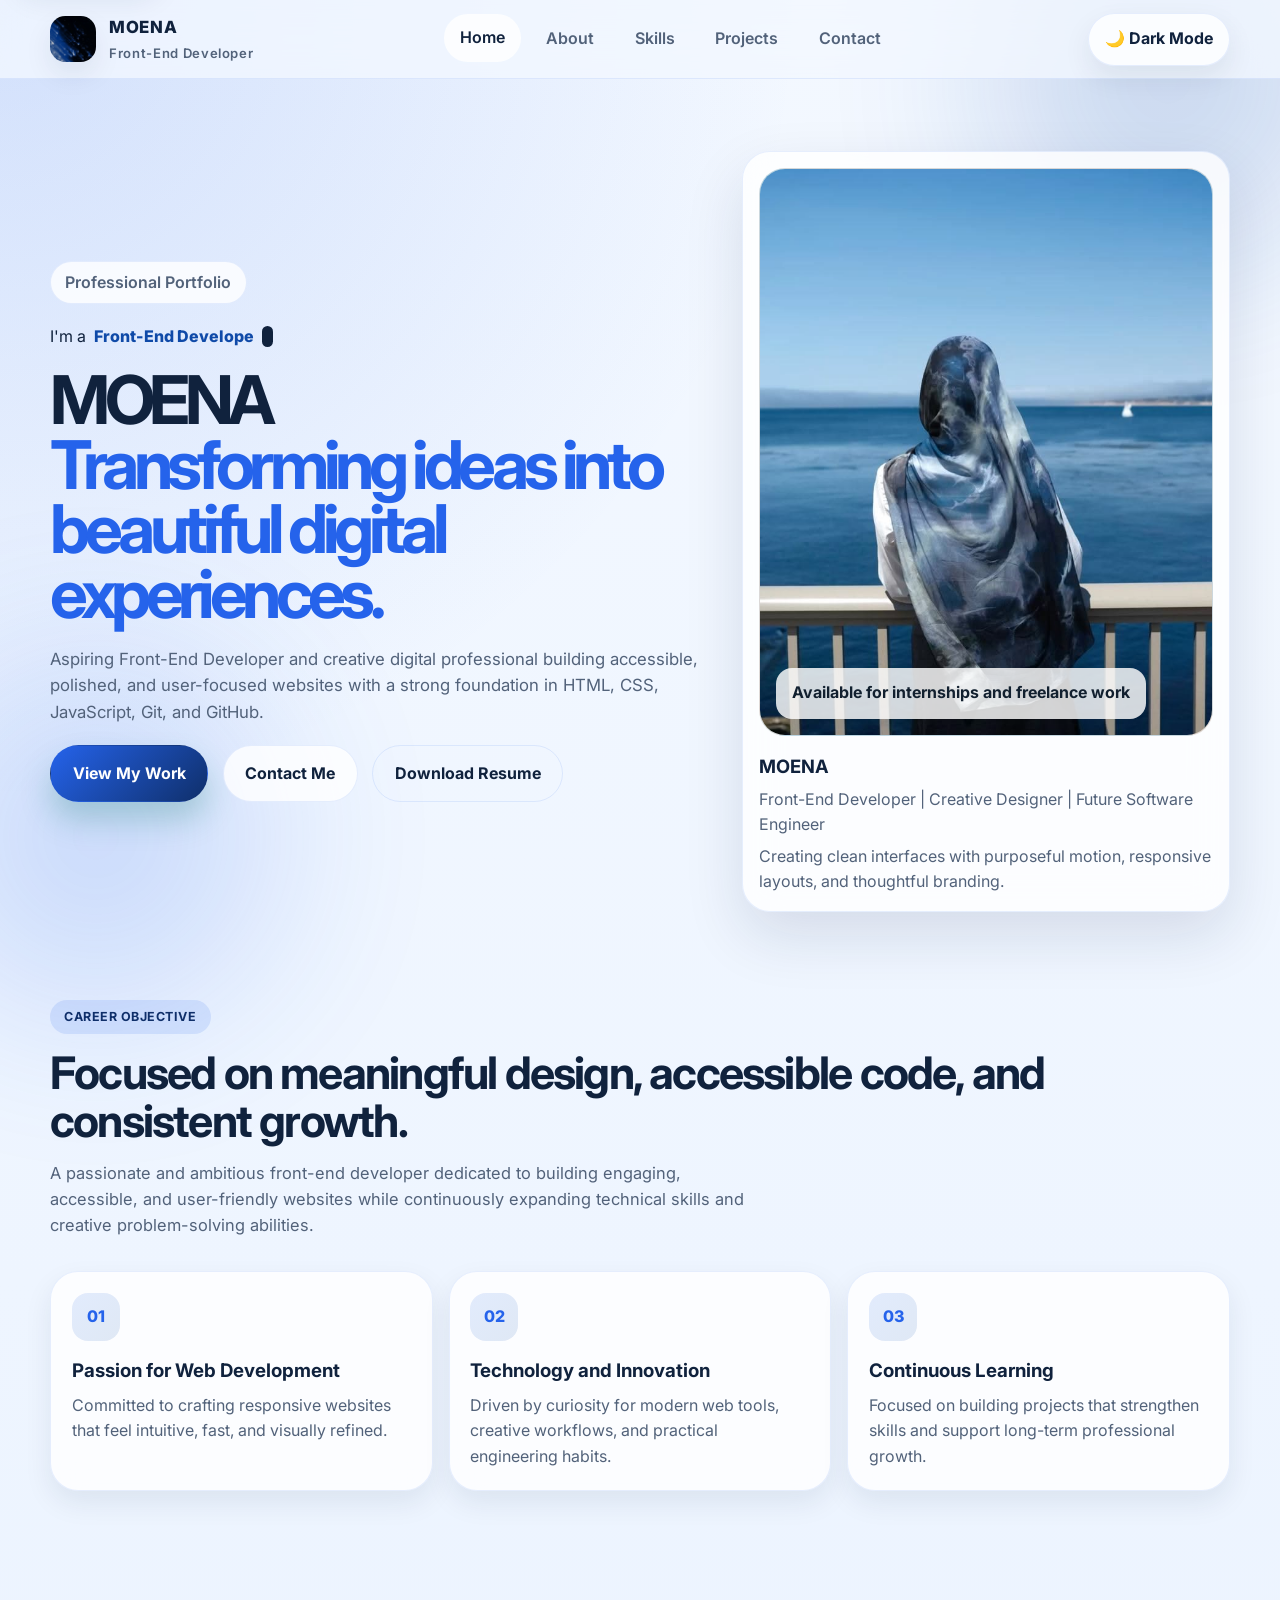
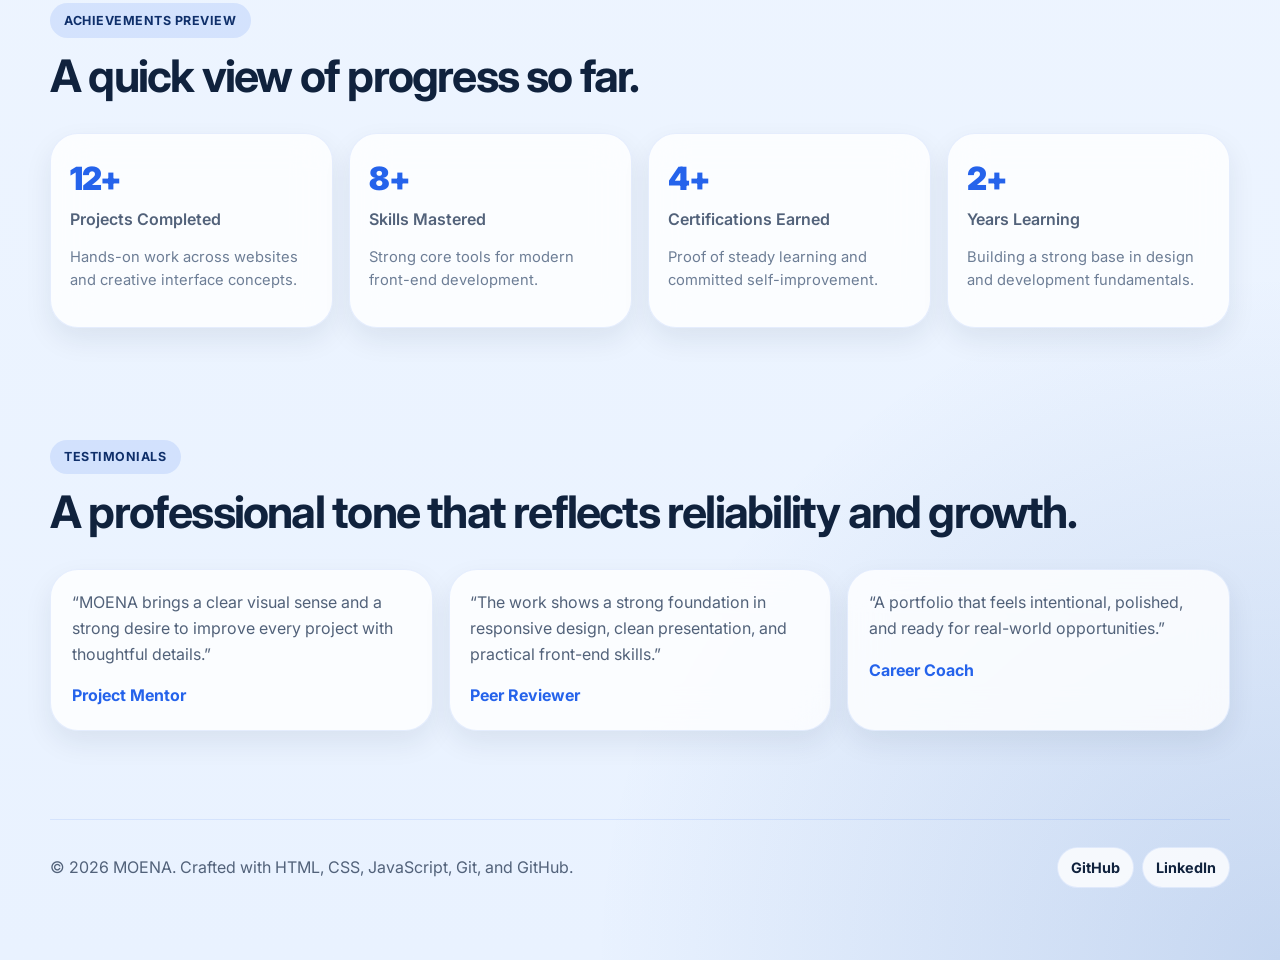
<file: index.html>
<!DOCTYPE html>
<html lang="en" data-theme="light">
<head>
  <meta charset="UTF-8">
  <meta name="viewport" content="width=device-width, initial-scale=1.0">
  <meta name="description" content="MOENA's modern personal portfolio showcasing front-end skills, projects, and professional growth.">
  <title>MOENA | Front-End Developer</title>
  <link rel="icon" type="image/jpeg" href="blue.jpeg">
  <link rel="stylesheet" href="css/style.css">
</head>
<body>
  <a class="skip-link" href="#main-content">Skip to content</a>
  <header class="site-header">
    <div class="container header-inner">
      <a class="brand" href="index.html" aria-label="MOENA home">
        <img class="brand-mark" src="blue.jpeg" alt="MOENA Logo">
        <span class="brand-text">
          <span class="brand-name">MOENA</span>
          <span class="brand-tag">Front-End Developer</span>
        </span>
      </a>
      <nav class="site-nav" data-nav-menu data-open="false" aria-label="Primary navigation">
        <a href="index.html">Home</a>
        <a href="about.html">About</a>
        <a href="skills.html">Skills</a>
        <a href="projects.html">Projects</a>
        <a href="contact.html">Contact</a>
      </nav>
      <div class="header-actions">
        <button class="menu-toggle" type="button" data-nav-toggle aria-expanded="false">Menu</button>
        <button class="theme-toggle" type="button" data-theme-toggle aria-pressed="false">Theme</button>
      </div>
    </div>
  </header>

  <main id="main-content">
    <section class="hero section">
      <div class="container hero-grid">
        <div class="hero-copy reveal">
          <div class="hero-pill">Professional Portfolio</div>
          <div class="typing-wrap" aria-live="polite">
            <span>I'm a</span>
            <span class="typing-text" data-typing></span>
            <span class="typing-caret" aria-hidden="true"></span>
          </div>
          <h1 class="hero-title">MOENA <span>Transforming ideas into beautiful digital experiences.</span></h1>
          <p class="hero-summary">Aspiring Front-End Developer and creative digital professional building accessible, polished, and user-focused websites with a strong foundation in HTML, CSS, JavaScript, Git, and GitHub.</p>
          <div class="hero-actions">
            <a class="button button-primary" href="projects.html">View My Work</a>
            <a class="button button-secondary" href="contact.html">Contact Me</a>
            <a class="button button-ghost" href="assets/MOENA_Resume.txt" download>Download Resume</a>
          </div>
        </div>
        <div class="hero-highlights reveal">
          <article class="hero-card profile-card">
            <div class="profile-media">
              <img src="IMG_1710.jpeg" alt="Professional portrait representing MOENA">
              <div class="profile-badge">Available for internships and freelance work</div>
            </div>
            <div class="profile-meta">
              <strong>MOENA</strong>
              <span>Front-End Developer | Creative Designer | Future Software Engineer</span>
              <p>Creating clean interfaces with purposeful motion, responsive layouts, and thoughtful branding.</p>
            </div>
          </article>
        </div>
      </div>
    </section>

    <section class="section-tight" id="objective">
      <div class="container">
        <div class="section-head reveal">
          <span class="section-kicker">Career Objective</span>
          <h2 class="section-title">Focused on meaningful design, accessible code, and consistent growth.</h2>
          <p class="section-lead">A passionate and ambitious front-end developer dedicated to building engaging, accessible, and user-friendly websites while continuously expanding technical skills and creative problem-solving abilities.</p>
        </div>
        <div class="feature-grid">
          <article class="feature-card reveal">
            <div class="icon-chip">01</div>
            <h3>Passion for Web Development</h3>
            <p>Committed to crafting responsive websites that feel intuitive, fast, and visually refined.</p>
          </article>
          <article class="feature-card reveal">
            <div class="icon-chip">02</div>
            <h3>Technology and Innovation</h3>
            <p>Driven by curiosity for modern web tools, creative workflows, and practical engineering habits.</p>
          </article>
          <article class="feature-card reveal">
            <div class="icon-chip">03</div>
            <h3>Continuous Learning</h3>
            <p>Focused on building projects that strengthen skills and support long-term professional growth.</p>
          </article>
        </div>
      </div>
    </section>

    <section class="section-tight">
      <div class="container">
        <div class="section-head reveal">
          <span class="section-kicker">Achievements Preview</span>
          <h2 class="section-title">A quick view of progress so far.</h2>
        </div>
        <div class="stats-grid">
          <article class="stat-card reveal"><p class="stat-value" data-counter="12" data-suffix="+">0+</p><p class="stat-label">Projects Completed</p><p class="stat-meta">Hands-on work across websites and creative interface concepts.</p></article>
          <article class="stat-card reveal"><p class="stat-value" data-counter="8" data-suffix="+">0+</p><p class="stat-label">Skills Mastered</p><p class="stat-meta">Strong core tools for modern front-end development.</p></article>
          <article class="stat-card reveal"><p class="stat-value" data-counter="4" data-suffix="+">0+</p><p class="stat-label">Certifications Earned</p><p class="stat-meta">Proof of steady learning and committed self-improvement.</p></article>
          <article class="stat-card reveal"><p class="stat-value" data-counter="2" data-suffix="+">0+</p><p class="stat-label">Years Learning</p><p class="stat-meta">Building a strong base in design and development fundamentals.</p></article>
        </div>
      </div>
    </section>

    <section class="section-tight">
      <div class="container">
        <div class="section-head reveal">
          <span class="section-kicker">Testimonials</span>
          <h2 class="section-title">A professional tone that reflects reliability and growth.</h2>
        </div>
        <div class="testimonial-grid">
          <article class="testimonial-card reveal">
            <blockquote>“MOENA brings a clear visual sense and a strong desire to improve every project with thoughtful details.”</blockquote>
            <footer>Project Mentor</footer>
          </article>
          <article class="testimonial-card reveal">
            <blockquote>“The work shows a strong foundation in responsive design, clean presentation, and practical front-end skills.”</blockquote>
            <footer>Peer Reviewer</footer>
          </article>
          <article class="testimonial-card reveal">
            <blockquote>“A portfolio that feels intentional, polished, and ready for real-world opportunities.”</blockquote>
            <footer>Career Coach</footer>
          </article>
        </div>
      </div>
    </section>
  </main>

  <a class="back-to-top" href="#main-content" data-back-top aria-label="Back to top">↑</a>

  <footer class="site-footer">
    <div class="container footer-inner">
      <p>© 2026 MOENA. Crafted with HTML, CSS, JavaScript, Git, and GitHub.</p>
      <div class="social-list">
        <a class="social-pill" href="https://github.com/" target="_blank" rel="noreferrer">GitHub</a>
        <a class="social-pill" href="https://www.linkedin.com/" target="_blank" rel="noreferrer">LinkedIn</a>
      </div>
    </div>
  </footer>

  <script src="js/script.js"></script>
</body>
</html>
</file>
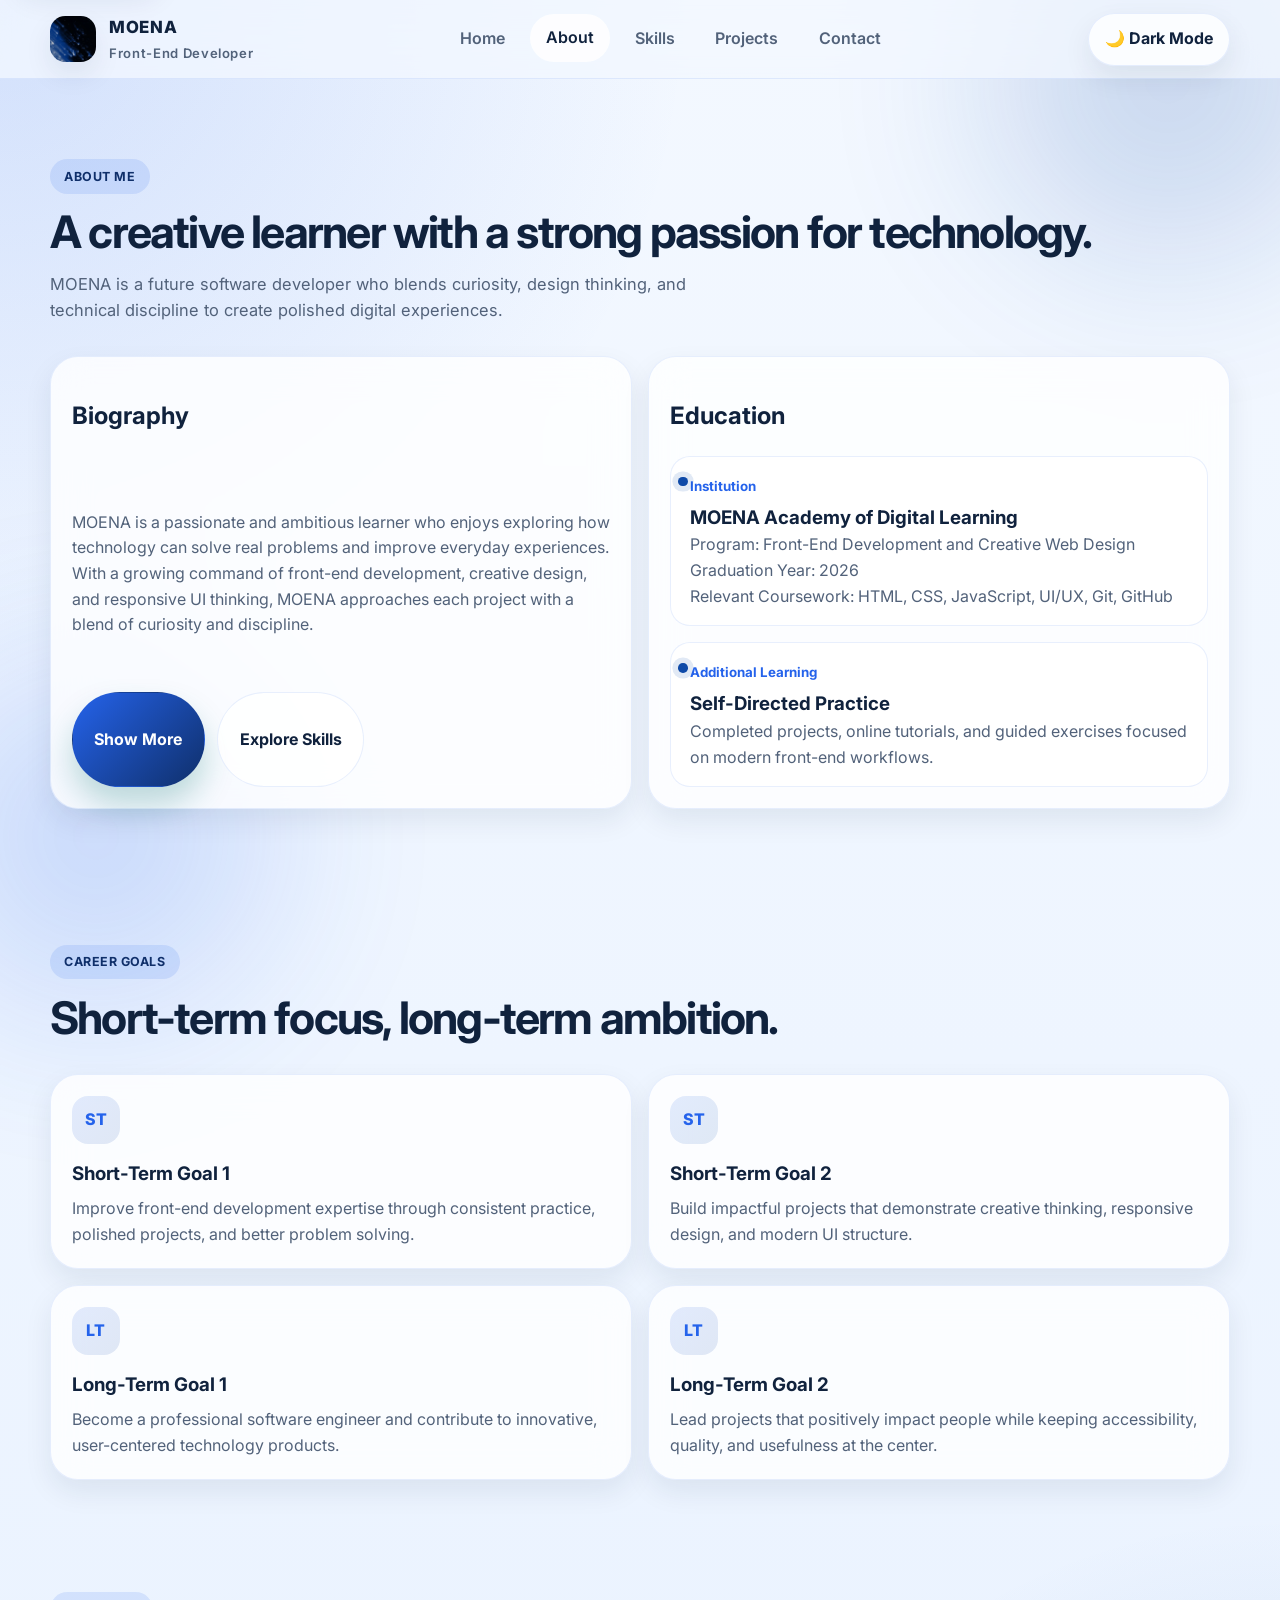
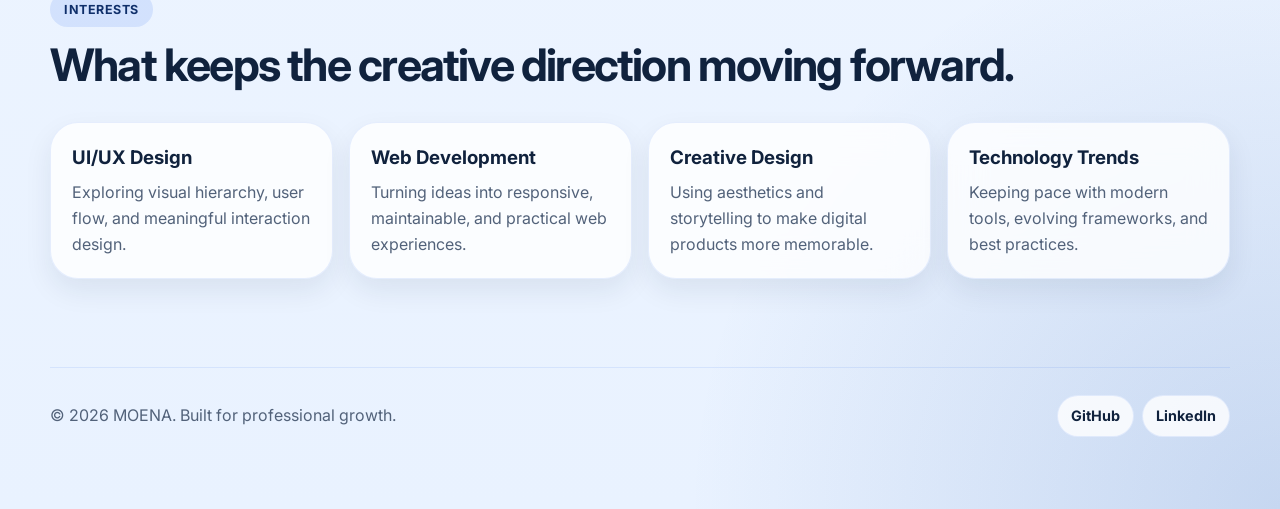
<file: about.html>
<!DOCTYPE html>
<html lang="en" data-theme="light">
<head>
  <meta charset="UTF-8">
  <meta name="viewport" content="width=device-width, initial-scale=1.0">
  <meta name="description" content="Learn more about MOENA, an aspiring front-end developer and creative digital professional.">
  <title>About | MOENA</title>
  <link rel="icon" type="image/jpeg" href="blue.jpeg">
  <link rel="stylesheet" href="css/style.css">
</head>
<body>
  <a class="skip-link" href="#main-content">Skip to content</a>
  <header class="site-header">
    <div class="container header-inner">
      <a class="brand" href="index.html" aria-label="MOENA home">
        <img class="brand-mark" src="blue.jpeg" alt="MOENA Logo">
        <span class="brand-text"><span class="brand-name">MOENA</span><span class="brand-tag">Front-End Developer</span></span>
      </a>
      <nav class="site-nav" data-nav-menu data-open="false" aria-label="Primary navigation">
        <a href="index.html">Home</a>
        <a href="about.html">About</a>
        <a href="skills.html">Skills</a>
        <a href="projects.html">Projects</a>
        <a href="contact.html">Contact</a>
      </nav>
      <div class="header-actions">
        <button class="menu-toggle" type="button" data-nav-toggle aria-expanded="false">Menu</button>
        <button class="theme-toggle" type="button" data-theme-toggle aria-pressed="false">Theme</button>
      </div>
    </div>
  </header>

  <main id="main-content">
    <section class="section">
      <div class="container">
        <div class="section-head reveal">
          <span class="section-kicker">About Me</span>
          <h1 class="section-title">A creative learner with a strong passion for technology.</h1>
          <p class="section-lead">MOENA is a future software developer who blends curiosity, design thinking, and technical discipline to create polished digital experiences.</p>
        </div>

        <div class="split-grid">
          <article class="panel-card reveal toggle-panel">
            <h2>Biography</h2>
            <p>MOENA is a passionate and ambitious learner who enjoys exploring how technology can solve real problems and improve everyday experiences. With a growing command of front-end development, creative design, and responsive UI thinking, MOENA approaches each project with a blend of curiosity and discipline.</p>
            <div hidden data-project-details>
              <p>Known as a creative problem solver, MOENA values clean structure, meaningful visual design, and user-friendly interactions. The long-term goal is to become a confident software engineer who builds thoughtful digital products that are accessible, useful, and memorable.</p>
            </div>
            <div class="button-row">
              <button class="button button-primary" type="button" data-project-toggle>Show More</button>
              <a class="button button-secondary" href="skills.html">Explore Skills</a>
            </div>
          </article>

          <article class="panel-card reveal">
            <h2>Education</h2>
            <div class="timeline">
              <div class="timeline-item">
                <small>Institution</small>
                <h3>MOENA Academy of Digital Learning</h3>
                <p>Program: Front-End Development and Creative Web Design</p>
                <p>Graduation Year: 2026</p>
                <p>Relevant Coursework: HTML, CSS, JavaScript, UI/UX, Git, GitHub</p>
              </div>
              <div class="timeline-item">
                <small>Additional Learning</small>
                <h3>Self-Directed Practice</h3>
                <p>Completed projects, online tutorials, and guided exercises focused on modern front-end workflows.</p>
              </div>
            </div>
          </article>
        </div>
      </div>
    </section>

    <section class="section-tight">
      <div class="container">
        <div class="section-head reveal">
          <span class="section-kicker">Career Goals</span>
          <h2 class="section-title">Short-term focus, long-term ambition.</h2>
        </div>
        <div class="feature-grid goals-grid">
          <article class="feature-card reveal">
            <div class="icon-chip">ST</div>
            <h3>Short-Term Goal 1</h3>
            <p>Improve front-end development expertise through consistent practice, polished projects, and better problem solving.</p>
          </article>
          <article class="feature-card reveal">
            <div class="icon-chip">ST</div>
            <h3>Short-Term Goal 2</h3>
            <p>Build impactful projects that demonstrate creative thinking, responsive design, and modern UI structure.</p>
          </article>
          <article class="feature-card reveal">
            <div class="icon-chip">LT</div>
            <h3>Long-Term Goal 1</h3>
            <p>Become a professional software engineer and contribute to innovative, user-centered technology products.</p>
          </article>
          <article class="feature-card reveal">
            <div class="icon-chip">LT</div>
            <h3>Long-Term Goal 2</h3>
            <p>Lead projects that positively impact people while keeping accessibility, quality, and usefulness at the center.</p>
          </article>
        </div>
      </div>
    </section>

    <section class="section-tight">
      <div class="container">
        <div class="section-head reveal">
          <span class="section-kicker">Interests</span>
          <h2 class="section-title">What keeps the creative direction moving forward.</h2>
        </div>
        <div class="interests-grid">
          <article class="interest-card reveal"><h3>UI/UX Design</h3><p>Exploring visual hierarchy, user flow, and meaningful interaction design.</p></article>
          <article class="interest-card reveal"><h3>Web Development</h3><p>Turning ideas into responsive, maintainable, and practical web experiences.</p></article>
          <article class="interest-card reveal"><h3>Creative Design</h3><p>Using aesthetics and storytelling to make digital products more memorable.</p></article>
          <article class="interest-card reveal"><h3>Technology Trends</h3><p>Keeping pace with modern tools, evolving frameworks, and best practices.</p></article>
        </div>
      </div>
    </section>
  </main>

  <a class="back-to-top" href="#main-content" data-back-top aria-label="Back to top">↑</a>

  <footer class="site-footer">
    <div class="container footer-inner">
      <p>© 2026 MOENA. Built for professional growth.</p>
      <div class="social-list">
        <a class="social-pill" href="https://github.com/" target="_blank" rel="noreferrer">GitHub</a>
        <a class="social-pill" href="https://www.linkedin.com/" target="_blank" rel="noreferrer">LinkedIn</a>
      </div>
    </div>
  </footer>

  <script src="js/script.js"></script>
</body>
</html>
</file>
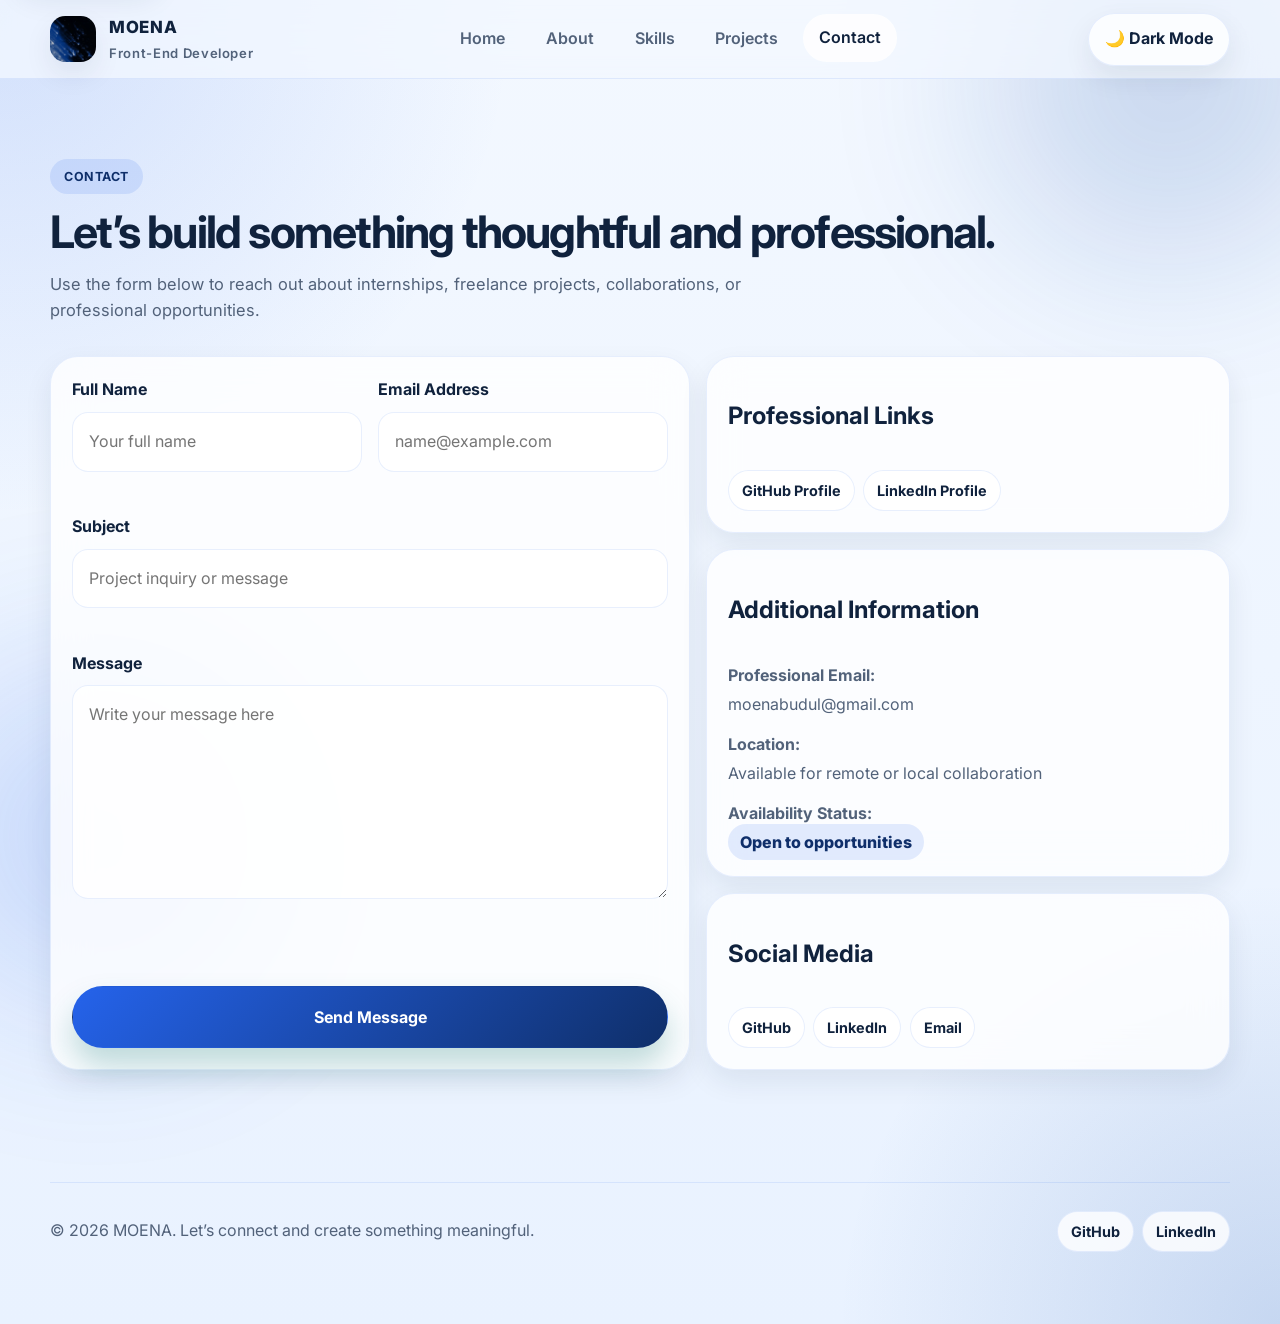
<file: contact.html>
<!DOCTYPE html>
<html lang="en" data-theme="light">
<head>
  <meta charset="UTF-8">
  <meta name="viewport" content="width=device-width, initial-scale=1.0">
  <meta name="description" content="Contact MOENA for internships, freelance work, and collaborative opportunities.">
  <title>Contact | MOENA</title>
  <link rel="icon" type="image/jpeg" href="blue.jpeg">
  <link rel="stylesheet" href="css/style.css">
</head>
<body>
  <a class="skip-link" href="#main-content">Skip to content</a>
  <header class="site-header">
    <div class="container header-inner">
      <a class="brand" href="index.html" aria-label="MOENA home">
        <img class="brand-mark" src="blue.jpeg" alt="MOENA Logo">
        <span class="brand-text"><span class="brand-name">MOENA</span><span class="brand-tag">Front-End Developer</span></span>
      </a>
      <nav class="site-nav" data-nav-menu data-open="false" aria-label="Primary navigation">
        <a href="index.html">Home</a>
        <a href="about.html">About</a>
        <a href="skills.html">Skills</a>
        <a href="projects.html">Projects</a>
        <a href="contact.html">Contact</a>
      </nav>
      <div class="header-actions">
        <button class="menu-toggle" type="button" data-nav-toggle aria-expanded="false">Menu</button>
        <button class="theme-toggle" type="button" data-theme-toggle aria-pressed="false">Theme</button>
      </div>
    </div>
  </header>

  <main id="main-content">
    <section class="section">
      <div class="container">
        <div class="section-head reveal">
          <span class="section-kicker">Contact</span>
          <h1 class="section-title">Let’s build something thoughtful and professional.</h1>
          <p class="section-lead">Use the form below to reach out about internships, freelance projects, collaborations, or professional opportunities.</p>
        </div>

        <div class="contact-grid">
          <form class="form-card form-grid reveal" data-contact-form novalidate>
            <div class="form-row">
              <div class="field">
                <label for="name">Full Name</label>
                <input id="name" name="name" type="text" placeholder="Your full name" required>
                <small></small>
              </div>
              <div class="field">
                <label for="email">Email Address</label>
                <input id="email" name="email" type="email" placeholder="name@example.com" required>
                <small></small>
              </div>
            </div>
            <div class="field">
              <label for="subject">Subject</label>
              <input id="subject" name="subject" type="text" placeholder="Project inquiry or message" required>
              <small></small>
            </div>
            <div class="field">
              <label for="message">Message</label>
              <textarea id="message" name="message" rows="7" placeholder="Write your message here" required></textarea>
              <small></small>
            </div>
            <div class="form-status" data-form-status aria-live="polite"></div>
            <button class="button button-primary" type="submit">Send Message</button>
          </form>

          <div class="contact-stack">
            <article class="contact-card reveal">
              <h2>Professional Links</h2>
              <div class="link-list">
                <a class="link-pill" href="https://github.com/" target="_blank" rel="noreferrer">GitHub Profile</a>
                <a class="link-pill" href="https://www.linkedin.com/" target="_blank" rel="noreferrer">LinkedIn Profile</a>
              </div>
            </article>
            <article class="contact-card reveal">
              <h2>Additional Information</h2>
              <p><strong>Professional Email:</strong> moenabudul@gmail.com</p>
              <p><strong>Location:</strong> Available for remote or local collaboration</p>
              <p><strong>Availability Status:</strong> <span class="availability">Open to opportunities</span></p>
            </article>
            <article class="contact-card reveal">
              <h2>Social Media</h2>
              <div class="social-list">
                <a class="social-pill" href="https://github.com/" target="_blank" rel="noreferrer">GitHub</a>
                <a class="social-pill" href="https://www.linkedin.com/" target="_blank" rel="noreferrer">LinkedIn</a>
                <a class="social-pill" href="mailto:moenabudul@gmail.com">Email</a>
              </div>
            </article>
          </div>
        </div>
      </div>
    </section>
  </main>

  <a class="back-to-top" href="#main-content" data-back-top aria-label="Back to top">↑</a>

  <footer class="site-footer">
    <div class="container footer-inner">
      <p>© 2026 MOENA. Let’s connect and create something meaningful.</p>
      <div class="social-list">
        <a class="social-pill" href="https://github.com/" target="_blank" rel="noreferrer">GitHub</a>
        <a class="social-pill" href="https://www.linkedin.com/" target="_blank" rel="noreferrer">LinkedIn</a>
      </div>
    </div>
  </footer>

  <script src="js/script.js"></script>
</body>
</html>
</file>
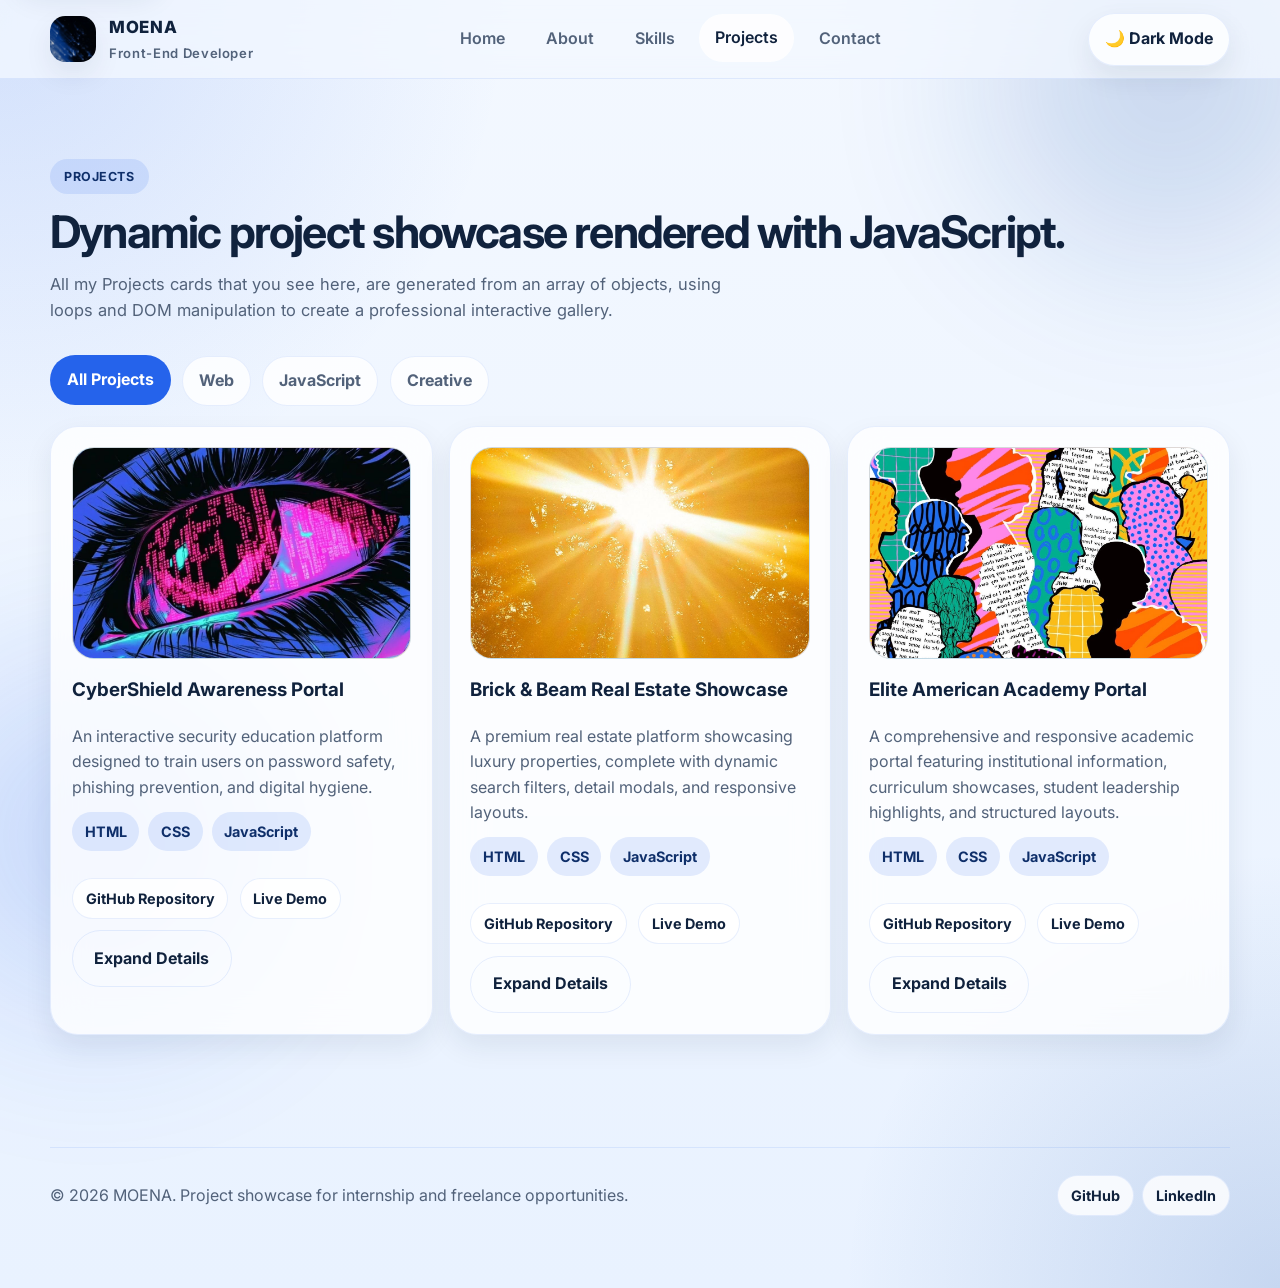
<file: projects.html>
<!DOCTYPE html>
<html lang="en" data-theme="light">

<head>
  <meta charset="UTF-8">
  <meta name="viewport" content="width=device-width, initial-scale=1.0">
  <meta name="description" content="Projects created by MOENA using HTML, CSS, and JavaScript.">
  <title>Projects | MOENA</title>
  <link rel="icon" type="image/jpeg" href="blue.jpeg">
  <link rel="stylesheet" href="css/style.css">
</head>

<body>
  <a class="skip-link" href="#main-content">Skip to content</a>
  <header class="site-header">
    <div class="container header-inner">
      <a class="brand" href="index.html" aria-label="MOENA home">
        <img class="brand-mark" src="blue.jpeg" alt="MOENA Logo">
        <span class="brand-text"><span class="brand-name">MOENA</span><span class="brand-tag">Front-End Developer</span></span>
      </a>
      <nav class="site-nav" data-nav-menu data-open="false" aria-label="Primary navigation">
        <a href="index.html">Home</a>
        <a href="about.html">About</a>
        <a href="skills.html">Skills</a>
        <a href="projects.html">Projects</a>
        <a href="contact.html">Contact</a>
      </nav>
      <div class="header-actions">
        <button class="menu-toggle" type="button" data-nav-toggle aria-expanded="false">Menu</button>
        <button class="theme-toggle" type="button" data-theme-toggle aria-pressed="false">Theme</button>
      </div>
    </div>
  </header>

  <main id="main-content">
    <section class="section">
      <div class="container">
        <div class="section-head reveal">
          <span class="section-kicker">Projects</span>
          <h1 class="section-title">Dynamic project showcase rendered with JavaScript.</h1>
          <p class="section-lead">All my Projects cards that you see here, are generated from an array of objects, using
            loops and DOM manipulation to create a professional interactive gallery.</p>
        </div>

        <div class="projects-toolbar reveal" data-project-filters>
          <button class="filter-btn active" type="button" data-filter="all">All Projects</button>
          <button class="filter-btn" type="button" data-filter="web">Web</button>
          <button class="filter-btn" type="button" data-filter="javascript">JavaScript</button>
          <button class="filter-btn" type="button" data-filter="creative">Creative</button>
        </div>

        <div class="projects-grid" data-project-grid></div>
      </div>
    </section>
  </main>

  <a class="back-to-top" href="#main-content" data-back-top aria-label="Back to top">↑</a>

  <footer class="site-footer">
    <div class="container footer-inner">
      <p>© 2026 MOENA. Project showcase for internship and freelance opportunities.</p>
      <div class="social-list">
        <a class="social-pill" href="https://github.com/" target="_blank" rel="noreferrer">GitHub</a>
        <a class="social-pill" href="https://www.linkedin.com/" target="_blank" rel="noreferrer">LinkedIn</a>
      </div>
    </div>
  </footer>

  <script src="js/script.js"></script>
</body>

</html>
</file>
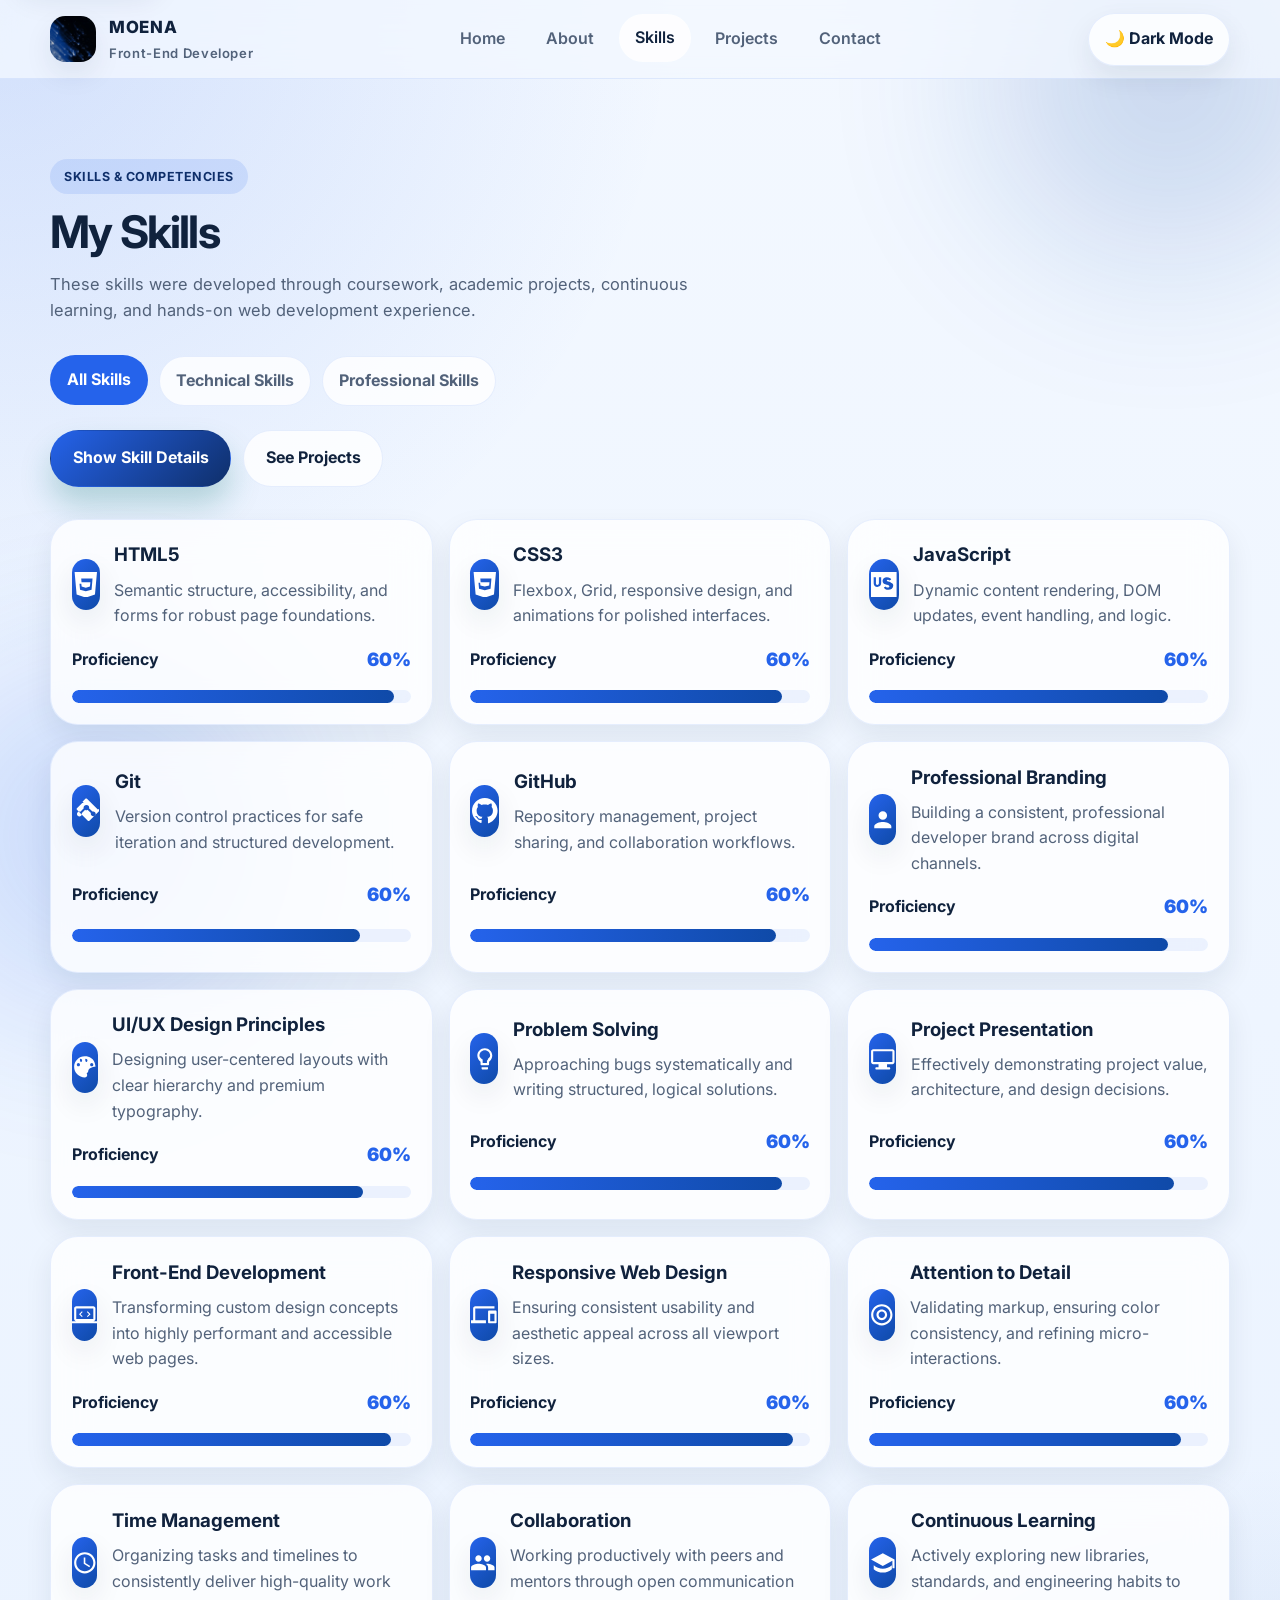
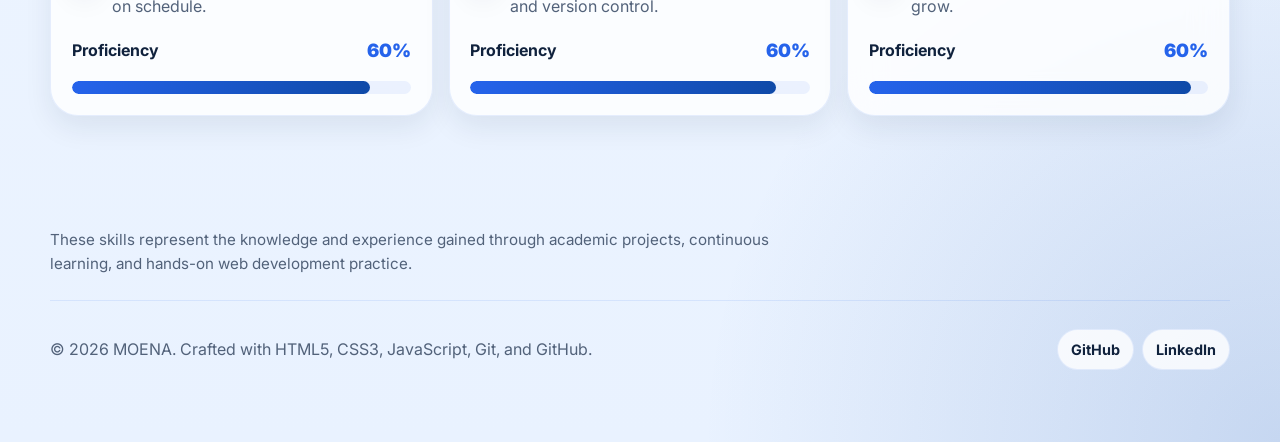
<file: skills.html>
<!DOCTYPE html>
<html lang="en" data-theme="light">
<head>
  <meta charset="UTF-8">
  <meta name="viewport" content="width=device-width, initial-scale=1.0">
  <meta name="description" content="Technical skills of MOENA, including HTML, CSS, JavaScript, Git, and GitHub.">
  <title>Skills | MOENA</title>
  <link rel="icon" type="image/jpeg" href="blue.jpeg">
  <link rel="stylesheet" href="css/style.css">
</head>
<body>
  <a class="skip-link" href="#main-content">Skip to content</a>
  <header class="site-header">
    <div class="container header-inner">
      <a class="brand" href="index.html" aria-label="MOENA home">
        <img class="brand-mark" src="blue.jpeg" alt="MOENA Logo">
        <span class="brand-text"><span class="brand-name">MOENA</span><span class="brand-tag">Front-End Developer</span></span>
      </a>
      <nav class="site-nav" data-nav-menu data-open="false" aria-label="Primary navigation">
        <a href="index.html">Home</a>
        <a href="about.html">About</a>
        <a href="skills.html">Skills</a>
        <a href="projects.html">Projects</a>
        <a href="contact.html">Contact</a>
      </nav>
      <div class="header-actions">
        <button class="menu-toggle" type="button" data-nav-toggle aria-expanded="false">Menu</button>
        <button class="theme-toggle" type="button" data-theme-toggle aria-pressed="false">Theme</button>
      </div>
    </div>
  </header>

  <main id="main-content">
    <section class="section">
      <div class="container">
        <div class="section-head reveal">
          <span class="section-kicker">Skills & Competencies</span>
          <h1 class="section-title">My Skills</h1>
          <p class="section-lead">These skills were developed through coursework, academic projects, continuous learning, and hands-on web development experience.</p>
        </div>

        <div class="projects-toolbar reveal" data-skills-filters style="margin-bottom: 1.5rem;">
          <button class="filter-btn active" type="button" data-filter="all">All Skills</button>
          <button class="filter-btn" type="button" data-filter="technical">Technical Skills</button>
          <button class="filter-btn" type="button" data-filter="professional">Professional Skills</button>
        </div>

        <div class="button-row reveal" style="margin-bottom: 2rem;">
          <button class="button button-primary" type="button" data-skill-toggle>Show Skill Details</button>
          <a class="button button-secondary" href="projects.html">See Projects</a>
        </div>

        <div class="skills-grid" data-skills-grid></div>
      </div>
    </section>
  </main>

  <a class="back-to-top" href="#main-content" data-back-top aria-label="Back to top">↑</a>

  <footer class="site-footer">
    <div class="container" style="display: grid; gap: 1.5rem;">
      <p class="reveal" style="max-width: 75ch; margin: 0; color: var(--text-soft); font-size: 0.95rem; line-height: 1.6;">These skills represent the knowledge and experience gained through academic projects, continuous learning, and hands-on web development practice.</p>
      <div class="footer-inner">
        <p>© 2026 MOENA. Crafted with HTML5, CSS3, JavaScript, Git, and GitHub.</p>
        <div class="social-list">
          <a class="social-pill" href="https://github.com/" target="_blank" rel="noreferrer">GitHub</a>
          <a class="social-pill" href="https://www.linkedin.com/" target="_blank" rel="noreferrer">LinkedIn</a>
        </div>
      </div>
    </div>
  </footer>

  <script src="js/script.js"></script>
</body>
</html>
</file>
<file: css/style.css>
@import url('https://fonts.googleapis.com/css2?family=Inter:wght@400;500;600;700;800;900&display=swap');

:root {
  --bg: #f3f8ff;
  --bg-alt: #e9f2ff;
  --surface: rgba(255, 255, 255, 0.8);
  --surface-strong: #ffffff;
  --surface-border: rgba(37, 99, 235, 0.1);
  --text: #10223d;
  --text-soft: #52627a;
  --muted: #6d7e96;
  --primary: #2563eb;
  --primary-dark: #0f2f6a;
  --primary-soft: rgba(37, 99, 235, 0.12);
  --accent: #0f4aa8;
  --accent-soft: rgba(15, 74, 168, 0.12);
  --shadow: 0 24px 60px rgba(15, 35, 70, 0.12);
  --shadow-soft: 0 12px 28px rgba(15, 35, 70, 0.08);
  --radius-lg: 28px;
  --radius-md: 20px;
  --radius-sm: 14px;
  --container: min(1180px, calc(100% - 2rem));
  --transition: 220ms ease;
}

html[data-theme='dark'] {
  --bg: #050b16;
  --bg-alt: #0a1730;
  --surface: rgba(11, 22, 41, 0.82);
  --surface-strong: #0d1b31;
  --surface-border: rgba(147, 197, 253, 0.14);
  --text: #f4f8ff;
  --text-soft: #bccae0;
  --muted: #8ea4c1;
  --primary: #8ec5ff;
  --primary-dark: #5aa7ff;
  --primary-soft: rgba(142, 197, 255, 0.14);
  --accent: #2563eb;
  --accent-soft: rgba(37, 99, 235, 0.16);
  --shadow: 0 28px 70px rgba(0, 0, 0, 0.36);
  --shadow-soft: 0 16px 32px rgba(0, 0, 0, 0.24);
}

* {
  box-sizing: border-box;
}

html {
  scroll-behavior: smooth;
}

body {
  margin: 0;
  font-family: 'Inter', 'Segoe UI', sans-serif;
  color: var(--text);
  background:
    radial-gradient(circle at top left, rgba(37, 99, 235, 0.16), transparent 28%),
    radial-gradient(circle at bottom right, rgba(15, 74, 168, 0.16), transparent 24%),
    linear-gradient(180deg, var(--bg) 0%, var(--bg-alt) 100%);
  min-height: 100vh;
  line-height: 1.6;
  overflow-x: hidden;
}

body::before,
body::after {
  content: '';
  position: fixed;
  inset: auto;
  width: 22rem;
  height: 22rem;
  border-radius: 50%;
  filter: blur(90px);
  opacity: 0.18;
  pointer-events: none;
  z-index: -1;
}

body::before {
  top: -6rem;
  right: -4rem;
  background: var(--accent);
}

body::after {
  bottom: -7rem;
  left: -5rem;
  background: var(--primary);
}

img {
  display: block;
  max-width: 100%;
}

a {
  color: inherit;
  text-decoration: none;
}

button,
input,
textarea,
select {
  font: inherit;
}

button {
  cursor: pointer;
}

.skip-link {
  position: absolute;
  left: 1rem;
  top: -4rem;
  z-index: 1000;
  background: var(--surface-strong);
  color: var(--text);
  border: 1px solid var(--surface-border);
  padding: 0.75rem 1rem;
  border-radius: 999px;
  box-shadow: var(--shadow-soft);
  transition: top var(--transition);
}

.skip-link:focus {
  top: 1rem;
}

.container {
  width: var(--container);
  margin: 0 auto;
}

.section {
  padding: 5rem 0;
}

.section-tight {
  padding: 3.5rem 0;
}

.section-head {
  display: grid;
  gap: 0.9rem;
  margin-bottom: 2rem;
}

.section-kicker {
  display: inline-flex;
  align-items: center;
  gap: 0.5rem;
  width: fit-content;
  padding: 0.45rem 0.9rem;
  border-radius: 999px;
  background: var(--primary-soft);
  color: var(--primary-dark);
  font-weight: 700;
  letter-spacing: 0.04em;
  text-transform: uppercase;
  font-size: 0.78rem;
}

.section-title {
  margin: 0;
  font-size: clamp(2rem, 2vw + 1.2rem, 3.35rem);
  line-height: 1.08;
  letter-spacing: -0.04em;
}

.section-lead {
  max-width: 70ch;
  margin: 0;
  color: var(--text-soft);
  font-size: 1.03rem;
}

.site-header {
  position: sticky;
  top: 0;
  z-index: 100;
  backdrop-filter: blur(20px);
  background: color-mix(in srgb, var(--bg) 78%, transparent);
  border-bottom: 1px solid var(--surface-border);
}

.header-inner {
  display: flex;
  align-items: center;
  justify-content: space-between;
  gap: 1rem;
  min-height: 4.9rem;
}

.brand {
  display: inline-flex;
  align-items: center;
  gap: 0.8rem;
  font-weight: 800;
  letter-spacing: 0.04em;
}

.brand-mark {
  width: 2.9rem;
  height: 2.9rem;
  display: grid;
  place-items: center;
  border-radius: 0.95rem;
  background: linear-gradient(135deg, var(--primary), var(--accent));
  color: #fff;
  box-shadow: var(--shadow-soft);
  object-fit: cover;
}

.brand-text {
  display: grid;
  gap: 0.1rem;
}

.brand-name {
  font-size: 1.05rem;
}

.brand-tag {
  color: var(--text-soft);
  font-size: 0.82rem;
  font-weight: 600;
}

.site-nav {
  display: flex;
  align-items: center;
  gap: 0.55rem;
}

.site-nav a {
  padding: 0.7rem 1rem;
  border-radius: 999px;
  color: var(--text-soft);
  font-weight: 600;
  transition: background var(--transition), color var(--transition), transform var(--transition);
}

.site-nav a:hover,
.site-nav a:focus-visible,
.site-nav a.active {
  color: var(--text);
  background: var(--surface);
  transform: translateY(-1px);
}

.header-actions {
  display: flex;
  align-items: center;
  gap: 0.75rem;
}

.theme-toggle,
.menu-toggle,
.back-to-top,
.icon-button {
  border: 1px solid var(--surface-border);
  background: var(--surface);
  color: var(--text);
  box-shadow: var(--shadow-soft);
}

.theme-toggle,
.menu-toggle {
  display: inline-flex;
  align-items: center;
  gap: 0.5rem;
  padding: 0.8rem 1rem;
  border-radius: 999px;
  font-weight: 700;
}

.menu-toggle {
  display: none;
}

.hero {
  position: relative;
  padding: 4.5rem 0 2rem;
}

.hero-grid {
  display: grid;
  grid-template-columns: 1.15fr 0.85fr;
  gap: 2rem;
  align-items: center;
}

.hero-copy {
  display: grid;
  gap: 1.2rem;
}

.hero-pill {
  width: fit-content;
  display: inline-flex;
  align-items: center;
  gap: 0.55rem;
  padding: 0.5rem 0.9rem;
  border-radius: 999px;
  background: var(--surface);
  border: 1px solid var(--surface-border);
  color: var(--text-soft);
  font-weight: 600;
}

.hero-title {
  margin: 0;
  font-size: clamp(2.5rem, 4vw + 1rem, 5.1rem);
  line-height: 0.96;
  letter-spacing: -0.08em;
}

.hero-title span {
  display: block;
  color: var(--primary);
}

.hero-summary {
  max-width: 62ch;
  margin: 0;
  color: var(--text-soft);
  font-size: 1.05rem;
}

.typing-wrap {
  display: inline-flex;
  align-items: center;
  gap: 0.5rem;
  flex-wrap: wrap;
}

.typing-text {
  color: var(--accent);
  font-weight: 800;
}

.typing-caret {
  width: 0.7rem;
  height: 1.3rem;
  border-radius: 999px;
  background: currentColor;
  animation: blink 1s steps(2, start) infinite;
}

.hero-actions {
  display: flex;
  flex-wrap: wrap;
  gap: 0.9rem;
}

.button {
  display: inline-flex;
  align-items: center;
  justify-content: center;
  gap: 0.55rem;
  border: 1px solid transparent;
  border-radius: 999px;
  padding: 0.92rem 1.35rem;
  font-weight: 700;
  transition: transform var(--transition), box-shadow var(--transition), background var(--transition), color var(--transition), border-color var(--transition);
}

.button:hover,
.button:focus-visible {
  transform: translateY(-2px);
}

.button-primary {
  background: linear-gradient(135deg, var(--primary), var(--primary-dark));
  color: #fff;
  box-shadow: 0 18px 30px rgba(15, 118, 110, 0.25);
}

.button-secondary {
  background: var(--surface);
  border-color: var(--surface-border);
  color: var(--text);
}

.button-ghost {
  background: transparent;
  border-color: var(--surface-border);
  color: var(--text);
}

.hero-highlights {
  display: grid;
  gap: 1rem;
}

.hero-card {
  padding: 1rem;
  border-radius: var(--radius-lg);
  border: 1px solid var(--surface-border);
  background: var(--surface);
  backdrop-filter: blur(18px);
  box-shadow: var(--shadow);
}

.profile-card {
  display: grid;
  gap: 1rem;
  align-items: start;
}

.profile-media {
  position: relative;
  aspect-ratio: 4 / 5;
  border-radius: 26px;
  overflow: hidden;
  background: linear-gradient(145deg, rgba(15, 118, 110, 0.2), rgba(217, 119, 6, 0.18));
  border: 1px solid var(--surface-border);
}

.profile-media img {
  width: 100%;
  height: 100%;
  object-fit: cover;
}

.profile-badge {
  position: absolute;
  left: 1rem;
  bottom: 1rem;
  padding: 0.8rem 1rem;
  border-radius: 1rem;
  background: rgba(255, 255, 255, 0.82);
  color: #12202f;
  font-weight: 700;
  box-shadow: var(--shadow-soft);
}

html[data-theme='dark'] .profile-badge {
  background: rgba(7, 17, 29, 0.82);
  color: var(--text);
}

.profile-meta {
  display: grid;
  gap: 0.35rem;
}

.profile-meta strong {
  font-size: 1.15rem;
}

.profile-meta span,
.profile-meta p {
  margin: 0;
  color: var(--text-soft);
}

.stats-grid,
.feature-grid,
.gallery-grid,
.skills-grid,
.projects-grid,
.testimonial-grid,
.contact-grid,
.info-grid,
.interests-grid {
  display: grid;
  gap: 1rem;
}

.stats-grid {
  grid-template-columns: repeat(4, minmax(0, 1fr));
}

.stat-card,
.feature-card,
.skill-card,
.project-card,
.testimonial-card,
.contact-card,
.info-card,
.interest-card,
.form-card,
.panel-card {
  border-radius: var(--radius-lg);
  border: 1px solid var(--surface-border);
  background: var(--surface);
  backdrop-filter: blur(18px);
  box-shadow: var(--shadow-soft);
}

.stat-card {
  padding: 1.2rem;
}

.stat-value {
  margin: 0;
  font-size: 2rem;
  font-weight: 900;
  letter-spacing: -0.05em;
  color: var(--primary);
}

.stat-label {
  margin: 0.2rem 0 0;
  color: var(--text-soft);
  font-weight: 600;
}

.stat-meta {
  margin-top: 0.8rem;
  color: var(--muted);
  font-size: 0.92rem;
}

.feature-grid {
  grid-template-columns: repeat(3, minmax(0, 1fr));
}

.feature-card,
.skill-card,
.project-card,
.testimonial-card,
.contact-card,
.info-card,
.interest-card,
.form-card,
.panel-card {
  padding: 1.3rem;
}

.feature-card h3,
.info-card h3,
.interest-card h3,
.testimonial-card h3,
.contact-card h3,
.panel-card h3,
.skill-card h3,
.project-card h3 {
  margin-top: 0;
  margin-bottom: 0.45rem;
}

.feature-card p,
.skill-card p,
.project-card p,
.testimonial-card p,
.contact-card p,
.info-card p,
.interest-card p,
.panel-card p {
  margin: 0;
  color: var(--text-soft);
}

.icon-chip {
  width: 3rem;
  height: 3rem;
  display: grid;
  place-items: center;
  border-radius: 1rem;
  background: linear-gradient(135deg, var(--primary-soft), var(--accent-soft));
  color: var(--primary);
  font-weight: 800;
  margin-bottom: 0.95rem;
}

.split-grid {
  display: grid;
  grid-template-columns: 1fr 1fr;
  gap: 1rem;
}

.timeline {
  display: grid;
  gap: 1rem;
}

.timeline-item {
  position: relative;
  padding: 1rem 1rem 1rem 1.2rem;
  border-radius: var(--radius-md);
  background: var(--surface);
  border: 1px solid var(--surface-border);
}

.timeline-item::before {
  content: '';
  position: absolute;
  left: 0.45rem;
  top: 1.25rem;
  width: 0.6rem;
  height: 0.6rem;
  border-radius: 50%;
  background: var(--accent);
  box-shadow: 0 0 0 0.35rem var(--accent-soft);
}

.timeline-item h3,
.timeline-item p {
  margin: 0;
}

.timeline-item small {
  display: inline-block;
  color: var(--primary);
  font-weight: 700;
  margin-bottom: 0.35rem;
}

.toggle-panel {
  display: grid;
  gap: 1rem;
}

.panel-hidden {
  display: grid;
  gap: 1rem;
}

.button-row {
  display: flex;
  flex-wrap: wrap;
  gap: 0.75rem;
}

.goals-grid {
  grid-template-columns: repeat(2, minmax(0, 1fr));
}

.interests-grid {
  grid-template-columns: repeat(4, minmax(0, 1fr));
}

.skill-card {
  display: grid;
  gap: 1rem;
}

.skill-head {
  display: flex;
  align-items: center;
  gap: 0.9rem;
}

.skill-icon {
  width: 3.2rem;
  height: 3.2rem;
  display: grid;
  place-items: center;
  border-radius: 1rem;
  background: linear-gradient(135deg, var(--primary), var(--accent));
  color: #fff;
  font-weight: 900;
  box-shadow: var(--shadow-soft);
}

.skill-icon svg {
  width: 1.6rem;
  height: 1.6rem;
  display: block;
  fill: currentColor;
}

.skill-meta {
  display: flex;
  align-items: center;
  justify-content: space-between;
  gap: 1rem;
}

.skill-percent {
  font-size: 1.15rem;
  font-weight: 900;
  color: var(--primary);
}

.skill-track {
  width: 100%;
  height: 0.8rem;
  border-radius: 999px;
  background: color-mix(in srgb, var(--surface-border) 75%, transparent);
  overflow: hidden;
}

.skill-fill {
  width: 0;
  height: 100%;
  border-radius: inherit;
  background: linear-gradient(90deg, var(--primary), var(--accent));
  transition: width 1.1s cubic-bezier(0.22, 1, 0.36, 1);
}

.skills-extra {
  margin-top: 1rem;
}

.projects-toolbar {
  display: flex;
  flex-wrap: wrap;
  gap: 0.7rem;
  margin-bottom: 1.25rem;
}

.filter-btn {
  border: 1px solid var(--surface-border);
  background: var(--surface);
  color: var(--text-soft);
  padding: 0.7rem 1rem;
  border-radius: 999px;
  font-weight: 700;
  transition: transform var(--transition), background var(--transition), color var(--transition), border-color var(--transition);
}

.filter-btn:hover,
.filter-btn:focus-visible,
.filter-btn.active {
  transform: translateY(-1px);
  background: var(--primary);
  color: #fff;
  border-color: transparent;
}

.projects-grid,
.skills-grid {
  grid-template-columns: repeat(3, minmax(0, 1fr));
}

.project-media {
  position: relative;
  overflow: hidden;
  border-radius: 22px;
  aspect-ratio: 16 / 10;
  margin-bottom: 1rem;
  background: linear-gradient(145deg, rgba(15, 118, 110, 0.18), rgba(217, 119, 6, 0.18));
  border: 1px solid var(--surface-border);
}

.project-media img {
  width: 100%;
  height: 100%;
  object-fit: cover;
  transition: transform 320ms ease;
}

.project-card:hover .project-media img {
  transform: scale(1.04);
}

.tag-list,
.link-list,
.social-list {
  display: flex;
  flex-wrap: wrap;
  gap: 0.55rem;
}

.tag,
.link-pill,
.social-pill {
  display: inline-flex;
  align-items: center;
  gap: 0.4rem;
  padding: 0.5rem 0.8rem;
  border-radius: 999px;
  background: var(--primary-soft);
  color: var(--primary-dark);
  font-weight: 700;
  font-size: 0.9rem;
}

.link-pill,
.social-pill {
  background: var(--surface);
  color: var(--text);
  border: 1px solid var(--surface-border);
}

.project-meta {
  display: grid;
  gap: 0.7rem;
}

.project-actions {
  display: flex;
  flex-wrap: wrap;
  gap: 0.7rem;
  margin-top: 1rem;
}

.project-details {
  display: grid;
  gap: 0.7rem;
  margin-top: 1rem;
  padding-top: 1rem;
  border-top: 1px solid var(--surface-border);
}

.project-details[hidden] {
  display: none;
}

.testimonial-grid {
  grid-template-columns: repeat(3, minmax(0, 1fr));
}

.testimonial-card blockquote {
  margin: 0;
  color: var(--text-soft);
  font-size: 1rem;
}

.testimonial-card footer {
  margin-top: 1rem;
  font-weight: 700;
  color: var(--primary);
}

.contact-grid {
  grid-template-columns: 1.1fr 0.9fr;
}

.form-grid {
  display: grid;
  gap: 1rem;
}

.form-row {
  display: grid;
  grid-template-columns: repeat(2, minmax(0, 1fr));
  gap: 1rem;
}

.field {
  display: grid;
  gap: 0.45rem;
}

.field label {
  font-weight: 700;
}

.field input,
.field textarea {
  width: 100%;
  padding: 0.95rem 1rem;
  border-radius: 1rem;
  border: 1px solid var(--surface-border);
  background: color-mix(in srgb, var(--surface-strong) 82%, transparent);
  color: var(--text);
  outline: none;
  transition: border-color var(--transition), box-shadow var(--transition), transform var(--transition);
}

.field input:focus,
.field textarea:focus {
  border-color: var(--primary);
  box-shadow: 0 0 0 4px var(--primary-soft);
}

.field input.is-invalid,
.field textarea.is-invalid {
  border-color: #ef4444;
  box-shadow: 0 0 0 4px rgba(239, 68, 68, 0.12);
}

.field small {
  min-height: 1.1rem;
  color: #ef4444;
  font-weight: 600;
}

.form-status {
  min-height: 1.5rem;
  font-weight: 700;
}

.form-status.success {
  color: var(--primary-dark);
}

.form-status.error {
  color: #dc2626;
}

.contact-stack {
  display: grid;
  gap: 1rem;
}

.contact-card {
  display: grid;
  gap: 0.9rem;
}

.contact-card strong {
  display: block;
  margin-bottom: 0.2rem;
}

.availability {
  padding: 0.5rem 0.75rem;
  width: fit-content;
  border-radius: 999px;
  background: var(--primary-soft);
  color: var(--primary-dark);
  font-weight: 800;
}

.site-footer {
  padding: 2rem 0 4rem;
}

.footer-inner {
  padding-top: 1.2rem;
  border-top: 1px solid var(--surface-border);
  display: flex;
  flex-wrap: wrap;
  align-items: center;
  justify-content: space-between;
  gap: 1rem;
  color: var(--text-soft);
}

.back-to-top {
  position: fixed;
  right: 1rem;
  bottom: 1rem;
  width: 3rem;
  height: 3rem;
  border-radius: 999px;
  display: grid;
  place-items: center;
  opacity: 0;
  pointer-events: none;
  transform: translateY(10px);
  transition: opacity var(--transition), transform var(--transition), background var(--transition);
  z-index: 100;
}

.back-to-top.is-visible {
  opacity: 1;
  pointer-events: auto;
  transform: translateY(0);
}

.reveal {
  opacity: 0;
  transform: translateY(20px);
  transition: opacity 700ms ease, transform 700ms ease;
}

.reveal.is-visible {
  opacity: 1;
  transform: translateY(0);
}

@keyframes blink {
  0%,
  49% {
    opacity: 1;
  }
  50%,
  100% {
    opacity: 0.15;
  }
}

@media (max-width: 1080px) {
  .hero-grid,
  .contact-grid,
  .split-grid {
    grid-template-columns: 1fr;
  }

  .stats-grid,
  .feature-grid,
  .testimonial-grid,
  .projects-grid,
  .skills-grid {
    grid-template-columns: repeat(2, minmax(0, 1fr));
  }

  .interests-grid {
    grid-template-columns: repeat(2, minmax(0, 1fr));
  }
}

@media (max-width: 900px) {
  .menu-toggle {
    display: inline-flex;
  }

  .site-nav {
    position: absolute;
    left: 1rem;
    right: 1rem;
    top: calc(100% + 0.8rem);
    display: grid;
    gap: 0.35rem;
    padding: 0.8rem;
    border-radius: 24px;
    border: 1px solid var(--surface-border);
    background: var(--surface-strong);
    box-shadow: var(--shadow);
    transform-origin: top right;
    transform: scale(0.96);
    opacity: 0;
    pointer-events: none;
    transition: opacity var(--transition), transform var(--transition);
  }

  .site-nav[data-open='true'] {
    opacity: 1;
    pointer-events: auto;
    transform: scale(1);
  }

  .site-nav a {
    width: 100%;
    justify-content: flex-start;
  }

  .header-inner {
    position: relative;
  }

  .header-actions {
    margin-left: auto;
  }

  .stats-grid,
  .feature-grid,
  .testimonial-grid,
  .projects-grid,
  .skills-grid,
  .goals-grid,
  .form-row,
  .interests-grid {
    grid-template-columns: 1fr;
  }
}

@media (max-width: 640px) {
  .section {
    padding: 4rem 0;
  }

  .hero {
    padding-top: 2.5rem;
  }

  .hero-title {
    letter-spacing: -0.06em;
  }

  .hero-actions,
  .button-row,
  .projects-toolbar,
  .social-list,
  .tag-list,
  .project-actions {
    flex-direction: column;
    align-items: stretch;
  }

  .button,
  .filter-btn,
  .link-pill,
  .social-pill {
    width: 100%;
    justify-content: center;
  }

  .brand-tag {
    display: none;
  }

  .profile-media {
    aspect-ratio: 1 / 1.1;
  }
}
</file>
